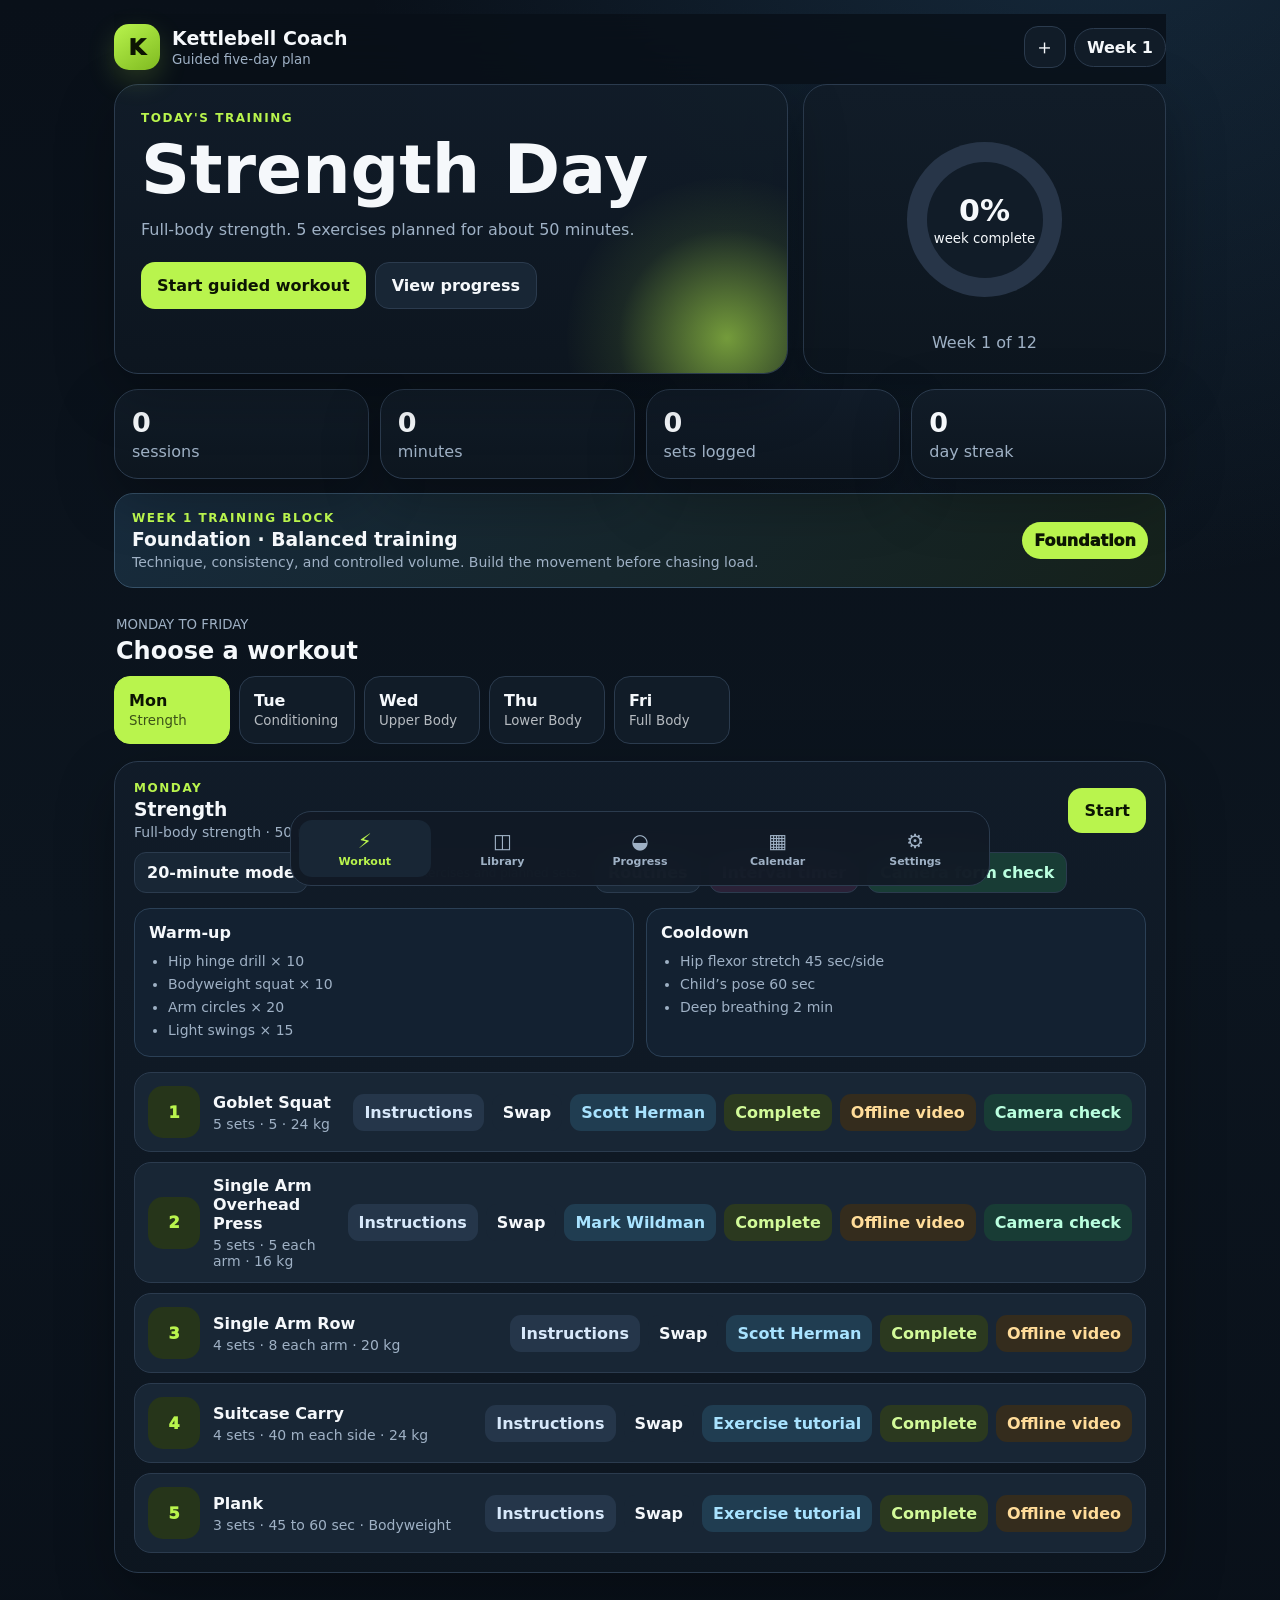
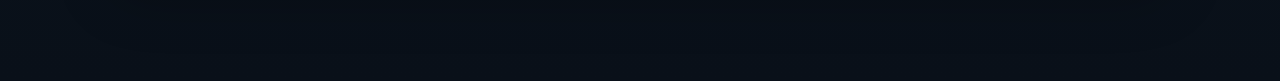
<file: kettlebell-v2/index.html>
<!doctype html>
<html lang="en">
<head>
<meta charset="utf-8">
<meta name="viewport" content="width=device-width,initial-scale=1,viewport-fit=cover">
<meta name="theme-color" content="#091019">
<meta name="apple-mobile-web-app-capable" content="yes">
<meta name="apple-mobile-web-app-status-bar-style" content="black-translucent">
<meta name="apple-mobile-web-app-title" content="KB Coach">
<link rel="manifest" href="manifest.webmanifest">
<link rel="icon" href="icon.svg" type="image/svg+xml">
<title>Kettlebell Coach</title>
<link rel="stylesheet" href="styles.css?v=3">
</head>
<body>
<div class="toast" id="toast">Saved</div>
<div class="app">
<header class="top"><div class="brand"><div class="logo">K</div><div><h1>Kettlebell Coach</h1><small>Guided five-day plan</small></div></div><div class="top-right"><button class="install" id="installBtn" title="Install">＋</button><div class="week-pill" id="weekLabel">Week 1</div></div></header>
<section class="view active" id="workoutView">
<div class="hero"><div class="card hero-main"><div class="eyebrow">TODAY'S TRAINING</div><h2 id="heroTitle">Strength Day</h2><p id="heroText"></p><div class="actions"><button class="primary" onclick="startGuidedWorkout()">Start guided workout</button><button class="secondary" onclick="showView('progressView')">View progress</button></div></div><div class="card hero-side"><div class="ring" id="ring"><span><b id="ringValue">0%</b><small>week complete</small></span></div><div style="text-align:center;color:var(--muted)">Week <span id="heroWeek">1</span> of 12</div></div></div>
<div class="metrics"><div class="card metric"><b id="sessions">0</b><span>sessions</span></div><div class="card metric"><b id="minutes">0</b><span>minutes</span></div><div class="card metric"><b id="setsLogged">0</b><span>sets logged</span></div><div class="card metric"><b id="streak">0</b><span>day streak</span></div></div>
<div class="section-head"><div><small>MONDAY TO FRIDAY</small><h3>Choose a workout</h3></div></div><div class="days" id="days"></div>
<div class="card workout"><div class="workout-head"><div><div class="eyebrow" id="dayLabel"></div><h3 id="dayTitle"></h3><div class="meta" id="dayMeta"></div></div><button class="primary" onclick="startGuidedWorkout()">Start</button></div><div class="prep"><div class="prep-box"><h4>Warm-up</h4><ul id="warmupList"></ul></div><div class="prep-box"><h4>Cooldown</h4><ul id="cooldownList"></ul></div></div><div class="list" id="exerciseList"></div></div>
</section>
<section class="view" id="libraryView"><div class="section-head"><div><small>TECHNIQUE</small><h3>Exercise library</h3></div><input class="search" id="librarySearch" placeholder="Search exercises"></div><div class="library-grid" id="libraryGrid"></div></section>
<section class="view" id="progressView"><div class="section-head"><div><small>12-WEEK PLAN</small><h3>Progress</h3></div></div><div class="grid2"><div class="card panel"><h3>Weekly completion</h3><div class="weekgrid" id="weekGrid"></div></div><div class="card panel"><h3>Coach review</h3><div id="coachReview"></div></div></div><div class="section-head"><div><small>HISTORY</small><h3>Completed workouts</h3></div></div><div class="card panel"><div class="history-list" id="historyList"></div></div></section>
<section class="view" id="settingsView"><div class="section-head"><div><small>SETTINGS</small><h3>Personalize</h3></div></div><div class="grid2"><div class="card panel"><div class="field"><label>Current week</label><select id="weekSelect"></select></div><div class="field"><label>Your name</label><input id="nameInput" value="Inder"></div><h3>Kettlebells owned</h3><div class="weights" id="weightsGrid"></div><button class="primary" style="margin-top:14px" onclick="saveSettings()">Save settings</button></div><div class="card panel"><h3>Data</h3><p class="meta">Your workouts remain saved in this browser on this device.</p><div class="actions"><button class="secondary" onclick="exportData()">Export backup</button><label class="secondary" style="cursor:pointer">Import backup<input id="importFile" type="file" accept=".json" hidden></label><button class="danger" onclick="resetData()">Reset app</button></div></div></div></section>
</div>
<nav class="bottomnav"><button class="nav active" data-view="workoutView" onclick="showView('workoutView')"><span>⚡</span>Workout</button><button class="nav" data-view="libraryView" onclick="showView('libraryView')"><span>◫</span>Library</button><button class="nav" data-view="progressView" onclick="showView('progressView')"><span>◒</span>Progress</button><button class="nav" data-view="settingsView" onclick="showView('settingsView')"><span>⚙</span>Settings</button></nav>
<div class="modal" id="guidedModal"><div class="card modal-card"><div class="modal-head"><div><div class="eyebrow" id="modalDay"></div><h2 id="modalTitle" style="margin:5px 0"></h2></div><button class="secondary" onclick="closeGuidedWorkout()">Close</button></div><div class="steps" id="steps"></div><div class="coach" id="coachCue"></div><div class="set-list" id="setList"></div><div class="details"><div class="detail"><h4>Common mistakes</h4><ul id="mistakes"></ul></div><div class="detail"><h4>Substitutions</h4><ul id="substitutions"></ul></div></div><div class="rating"><button onclick="rateExercise('easy')">Too easy</button><button onclick="rateExercise('good')">Good</button><button onclick="rateExercise('hard')">Too hard</button><button onclick="rateExercise('pain')">Pain</button></div><div class="grid2" style="margin-top:14px"><div class="card panel"><div class="eyebrow">REST TIMER</div><div class="timer" id="timer">01:30</div><div class="timerbuttons"><button onclick="setTimer(60)">60 sec</button><button onclick="setTimer(90)">90 sec</button><button onclick="setTimer(120)">120 sec</button><button id="timerBtn" onclick="toggleTimer()">Start</button><button onclick="resetTimer()">Reset</button></div></div><div class="card panel"><div class="eyebrow">WORKOUT PROGRESS</div><h3 id="modalProgress"></h3><div class="progressbar"><div class="fill" id="modalFill"></div></div><div class="actions"><button class="secondary" onclick="previousExercise()">Previous</button><button class="primary" onclick="nextExercise()">Next</button></div><a class="mini video" id="videoLink" target="_blank" rel="noopener" style="display:inline-block;margin-top:11px">Watch technique video</a></div></div></div></div>
<script src="program.js?v=2"></script>
<script src="app.js?v=3"></script>
<script src="direct-videos.js?v=1"></script>
<script src="exercise-instructions.js?v=1"></script>
<script src="enhancements.js?v=4"></script>
<script src="v4-fix.js?v=2"></script>
<script src="exercise-guide-ui.js?v=1"></script>
<script src="adaptive-program.js?v=1"></script>
<script src="expanded-kettlebells.js?v=1"></script>
<script src="routine-builder.js?v=1"></script>
<script src="routine-builder-fix.js?v=1"></script>
<script src="body-reports.js?v=1"></script>
<script src="v7-fix.js?v=1"></script>
<script src="training-intelligence.js?v=1"></script>
<script src="interval-timer.js?v=1"></script>
<script src="v8-fix.js?v=1"></script>
<script src="form-check.js?v=1"></script>
<script src="form-check-integration.js?v=1"></script>
<script src="v9-fix.js?v=1"></script>
</body>
</html>
</file>
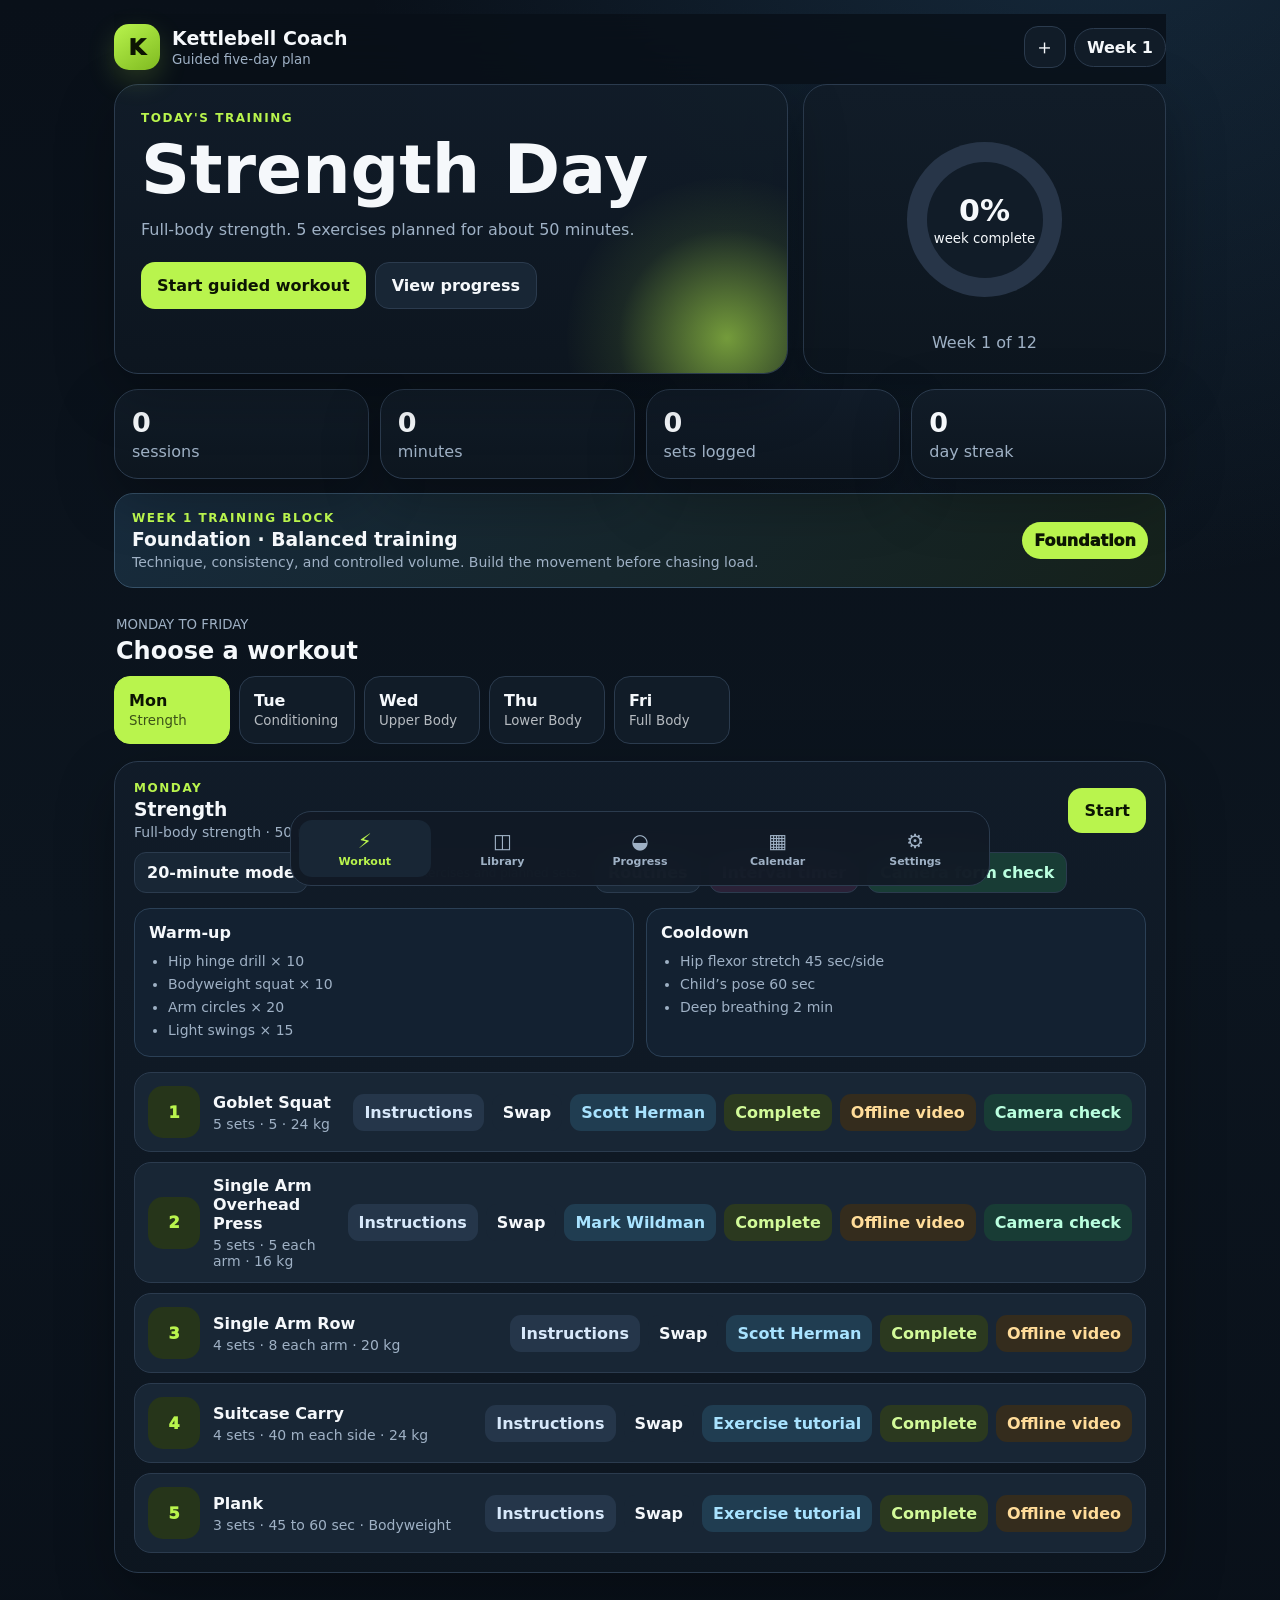
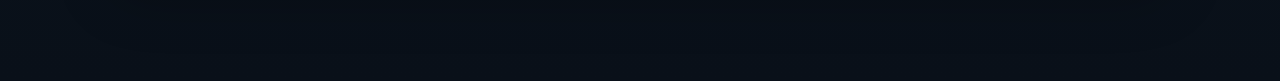
<file: kettlebell/index.html>
<!doctype html>
<html lang="en">
<head>
<meta charset="utf-8">
<meta name="viewport" content="width=device-width,initial-scale=1">
<meta http-equiv="refresh" content="0; url=../kettlebell-v2/index.html">
<meta name="theme-color" content="#091019">
<title>Opening Kettlebell Coach</title>
<style>body{margin:0;min-height:100vh;display:grid;place-items:center;background:#091019;color:#f5f8fb;font-family:system-ui,-apple-system,sans-serif;text-align:center;padding:24px}a{color:#b9f44d;font-weight:800}</style>
<script>location.replace('../kettlebell-v2/index.html');</script>
</head>
<body><main><h1>Opening Kettlebell Coach</h1><p><a href="../kettlebell-v2/index.html">Tap here if the app does not open.</a></p></main></body>
</html>
</file>
<file: kettlebell-v2/styles.css>
:root{--bg:#091019;--panel:#111c28;--panel2:#182635;--line:#2b3b4e;--text:#f5f8fb;--muted:#9fb1c5;--accent:#b9f44d;--blue:#67caff;--orange:#ffa158;--red:#ff7777;--shadow:0 20px 58px rgba(0,0,0,.27)}
*{box-sizing:border-box}html{color-scheme:dark}body{margin:0;min-height:100vh;background:radial-gradient(circle at 86% -10%,rgba(69,138,191,.22),transparent 35%),linear-gradient(180deg,#091019,#0c151f 55%,#091019);color:var(--text);font-family:Inter,system-ui,-apple-system,BlinkMacSystemFont,"Segoe UI",sans-serif}button,input,select,textarea{font:inherit}button,a{-webkit-tap-highlight-color:transparent}.app{max-width:1080px;margin:auto;padding:14px 14px 108px}.top{position:sticky;top:0;z-index:30;display:flex;justify-content:space-between;align-items:center;gap:12px;padding:10px 0 14px;background:rgba(9,16,25,.84);backdrop-filter:blur(18px)}.brand{display:flex;align-items:center;gap:12px}.logo{width:46px;height:46px;border-radius:15px;background:linear-gradient(145deg,var(--accent),#7fba20);color:#0c1403;display:grid;place-items:center;font-size:22px;font-weight:950;box-shadow:0 10px 28px rgba(185,244,77,.18)}.brand h1{margin:0;font-size:19px}.brand small{color:var(--muted)}.top-right{display:flex;align-items:center;gap:8px}.week-pill{padding:9px 12px;border-radius:999px;background:var(--panel);border:1px solid var(--line);font-weight:850}.install{width:42px;height:42px;border-radius:14px;border:1px solid var(--line);background:var(--panel);color:var(--text);font-size:21px;cursor:pointer}.view{display:none}.view.active{display:block}.card{background:linear-gradient(180deg,rgba(17,28,40,.98),rgba(13,22,31,.98));border:1px solid var(--line);border-radius:24px;box-shadow:var(--shadow)}.hero{display:grid;grid-template-columns:1.3fr .7fr;gap:15px}.hero-main{position:relative;overflow:hidden;padding:26px;min-height:290px}.hero-main:after{content:"";position:absolute;right:-100px;bottom:-125px;width:320px;height:320px;border-radius:50%;background:radial-gradient(circle,rgba(185,244,77,.6),rgba(185,244,77,.08) 48%,transparent 72%)}.eyebrow{color:var(--accent);font-weight:900;font-size:12px;letter-spacing:.13em}.hero h2{font-size:clamp(38px,7vw,68px);line-height:.93;margin:13px 0}.hero p{max-width:650px;color:var(--muted);line-height:1.58}.actions{display:flex;gap:9px;flex-wrap:wrap;margin-top:19px}.primary,.secondary,.danger{border:0;border-radius:14px;padding:13px 16px;font-weight:900;cursor:pointer}.primary{background:var(--accent);color:#0c1403}.secondary{background:var(--panel2);color:var(--text);border:1px solid var(--line)}.danger{background:#3c2026;color:#ffb8b8}.hero-side{padding:21px;display:flex;flex-direction:column;justify-content:space-between}.ring{width:155px;height:155px;margin:auto;border-radius:50%;display:grid;place-items:center;background:conic-gradient(var(--accent) 0deg,#273548 0deg)}.ring:before{content:"";position:absolute;width:116px;height:116px;border-radius:50%;background:#111c28}.ring span{position:relative;text-align:center}.ring b{display:block;font-size:30px}.metrics{display:grid;grid-template-columns:repeat(4,1fr);gap:11px;margin-top:15px}.metric{padding:17px}.metric b{font-size:27px}.metric span{display:block;color:var(--muted);margin-top:4px}.section-head{display:flex;justify-content:space-between;align-items:end;gap:12px;margin:26px 2px 11px}.section-head h3{margin:4px 0 0;font-size:24px}.section-head small{color:var(--muted)}.days{display:flex;gap:9px;overflow:auto;padding-bottom:5px}.day{min-width:116px;padding:14px;border-radius:16px;border:1px solid var(--line);background:var(--panel);color:var(--text);text-align:left;cursor:pointer}.day.active{background:var(--accent);color:#0c1403;border-color:var(--accent)}.day b{display:block}.day small{opacity:.72}.workout{padding:19px;margin-top:12px}.workout-head{display:flex;justify-content:space-between;align-items:center;gap:13px}.workout-head h3{margin:4px 0}.meta{color:var(--muted);font-size:14px}.prep{display:grid;grid-template-columns:1fr 1fr;gap:12px;margin-top:15px}.prep-box{padding:14px;border-radius:16px;background:#132131;border:1px solid #2b4056}.prep-box h4{margin:0 0 8px}.prep-box ul{margin:0;padding-left:19px;color:var(--muted);font-size:14px;line-height:1.65}.list{display:grid;gap:10px;margin-top:15px}.exercise{display:grid;grid-template-columns:52px 1fr auto;gap:13px;align-items:center;padding:13px;border-radius:17px;background:var(--panel2);border:1px solid var(--line)}.exercise.done{opacity:.58}.num{width:52px;height:52px;border-radius:15px;background:#26351a;color:var(--accent);display:grid;place-items:center;font-weight:950}.exercise h4{margin:0 0 4px}.row-actions{display:flex;gap:8px;flex-wrap:wrap}.mini{border:0;border-radius:11px;padding:9px 11px;font-weight:850;cursor:pointer}.video{background:#203d51;color:#a8e3ff;text-decoration:none}.done-btn{background:#2b391f;color:#d2fa99}.done-btn.on{background:var(--accent);color:#0c1403}.grid2{display:grid;grid-template-columns:1fr 1fr;gap:14px}.panel{padding:19px}.progressbar{height:14px;border-radius:999px;background:#243244;overflow:hidden}.fill{height:100%;width:0;background:var(--accent);transition:.22s}.weekgrid{display:grid;grid-template-columns:repeat(6,1fr);gap:8px}.weekcell{padding:13px 7px;text-align:center;border-radius:14px;background:var(--panel2);border:1px solid var(--line)}.weekcell.complete{background:#263b1d;border-color:#486b2f}.weekcell.current{outline:2px solid var(--blue)}.weekcell b{display:block}.weekcell small{color:var(--muted)}.history-list{display:grid;gap:9px}.history-item{display:flex;justify-content:space-between;align-items:center;gap:12px;padding:13px;border-radius:15px;background:var(--panel2);border:1px solid var(--line)}.library-grid{display:grid;grid-template-columns:repeat(3,1fr);gap:13px}.lib{padding:17px}.art{height:116px;border-radius:17px;background:radial-gradient(circle at 75% 20%,rgba(103,202,255,.25),transparent 30%),linear-gradient(135deg,#27384d,#101821);display:grid;place-items:center;font-size:45px;margin-bottom:13px}.lib h3{margin:0 0 5px}.chips{display:flex;flex-wrap:wrap;gap:6px;margin:10px 0}.chip{font-size:12px;padding:6px 8px;border-radius:999px;background:#213146;color:#cad9ea}.field{display:flex;flex-direction:column;gap:7px;margin-top:12px}.field label{font-size:13px;color:var(--muted)}.field input,.field select,.field textarea{background:#0d151f;border:1px solid var(--line);border-radius:12px;color:var(--text);padding:11px}.weights{display:grid;grid-template-columns:repeat(6,1fr);gap:8px;margin-top:10px}.weight-btn{border:1px solid var(--line);border-radius:13px;background:var(--panel2);color:var(--text);padding:11px 6px;font-weight:850}.weight-btn.selected{background:var(--accent);color:#0c1403;border-color:var(--accent)}.bottomnav{position:fixed;left:50%;bottom:14px;transform:translateX(-50%);width:min(700px,calc(100% - 24px));display:grid;grid-template-columns:repeat(4,1fr);gap:6px;padding:8px;border-radius:21px;background:rgba(17,26,37,.95);border:1px solid var(--line);backdrop-filter:blur(18px);z-index:50}.nav{border:0;background:transparent;color:var(--muted);padding:9px 4px;border-radius:13px;font-size:11px;font-weight:850}.nav.active{background:var(--panel2);color:var(--accent)}.nav span{display:block;font-size:20px;margin-bottom:2px}.modal{position:fixed;inset:0;z-index:100;display:none;place-items:center;padding:13px;background:rgba(0,0,0,.78)}.modal.open{display:grid}.modal-card{width:min(800px,100%);max-height:93vh;overflow:auto;padding:21px}.modal-head{display:flex;justify-content:space-between;gap:12px}.steps{display:flex;gap:7px;overflow:auto;margin:14px 0}.step{min-width:42px;height:42px;border:1px solid var(--line);border-radius:12px;background:var(--panel2);color:var(--text);font-weight:900}.step.active{background:var(--accent);color:#0c1403}.coach{padding:15px;border-radius:16px;background:#152536;border:1px solid #2d4761}.set-list{display:grid;gap:9px;margin-top:14px}.setrow{display:grid;grid-template-columns:58px 1fr 1fr 94px;gap:9px;align-items:center}.setrow input,.setrow select{width:100%;background:#0d151f;border:1px solid var(--line);border-radius:10px;color:var(--text);padding:10px}.details{display:grid;grid-template-columns:1fr 1fr;gap:11px;margin-top:13px}.detail{padding:13px;border-radius:15px;background:var(--panel2)}.detail h4{margin:0 0 7px}.detail ul{margin:0;padding-left:18px;color:var(--muted);font-size:14px;line-height:1.55}.rating{display:flex;gap:8px;flex-wrap:wrap;margin-top:12px}.rating button{border:1px solid var(--line);background:var(--panel2);color:var(--text);border-radius:11px;padding:9px 11px;font-weight:850}.timer{font-size:56px;font-weight:950;letter-spacing:2px}.timerbuttons{display:flex;gap:8px;flex-wrap:wrap}.timerbuttons button{border:1px solid var(--line);background:var(--panel2);color:var(--text);padding:9px 11px;border-radius:11px;font-weight:850}.toast{position:fixed;right:15px;top:15px;display:none;z-index:200;padding:11px 14px;border-radius:12px;background:#213615;border:1px solid #486c2e;color:#e2ffbd}.empty{color:var(--muted);padding:18px;text-align:center}.search{max-width:230px;background:#0d151f;border:1px solid var(--line);border-radius:12px;color:var(--text);padding:10px}
@media(max-width:860px){.hero,.grid2{grid-template-columns:1fr}.metrics{grid-template-columns:repeat(2,1fr)}.library-grid{grid-template-columns:repeat(2,1fr)}.weekgrid{grid-template-columns:repeat(4,1fr)}}
@media(max-width:620px){.app{padding:11px 11px 104px}.hero-main{padding:20px}.prep,.details{grid-template-columns:1fr}.exercise{grid-template-columns:46px 1fr}.row-actions{grid-column:1/-1}.library-grid{grid-template-columns:1fr}.weights{grid-template-columns:repeat(3,1fr)}.setrow{grid-template-columns:46px 1fr 1fr}.setrow button{grid-column:1/-1}.timer{font-size:49px}.brand small{display:none}}
</file>
